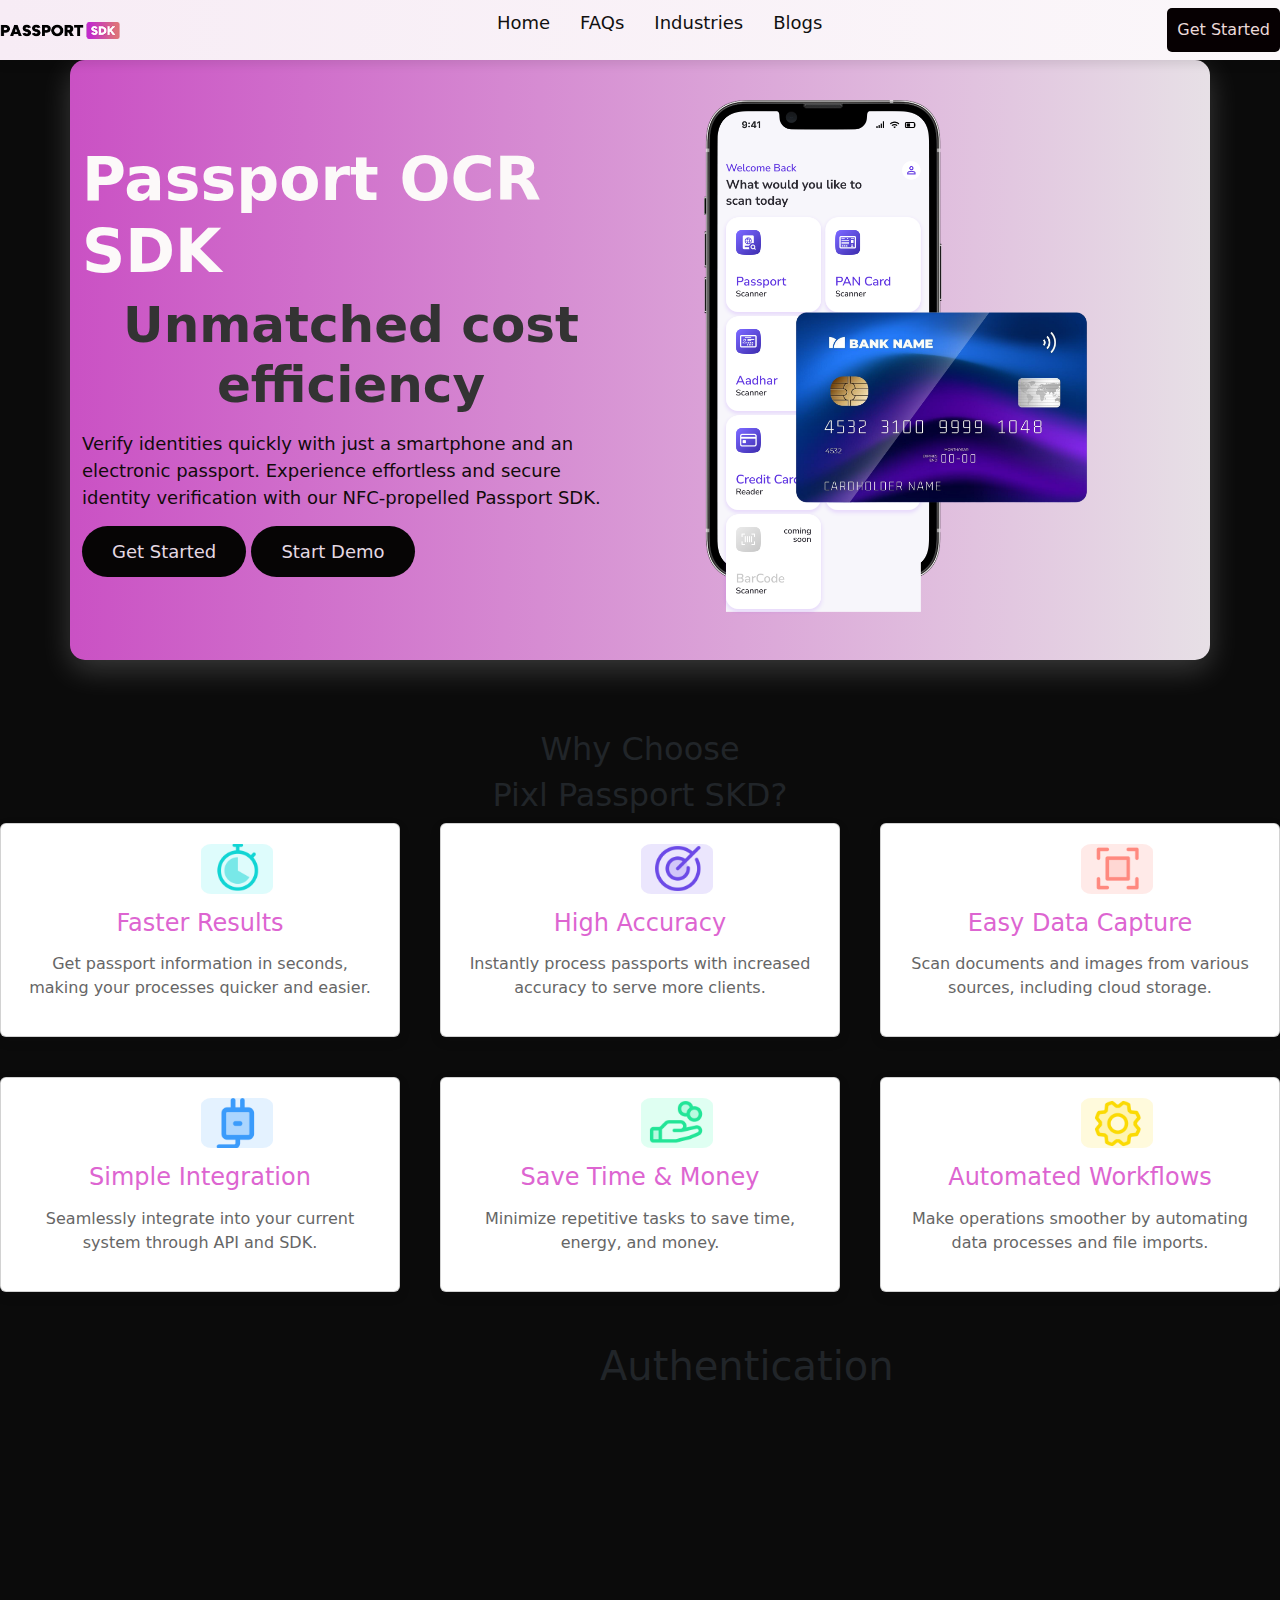
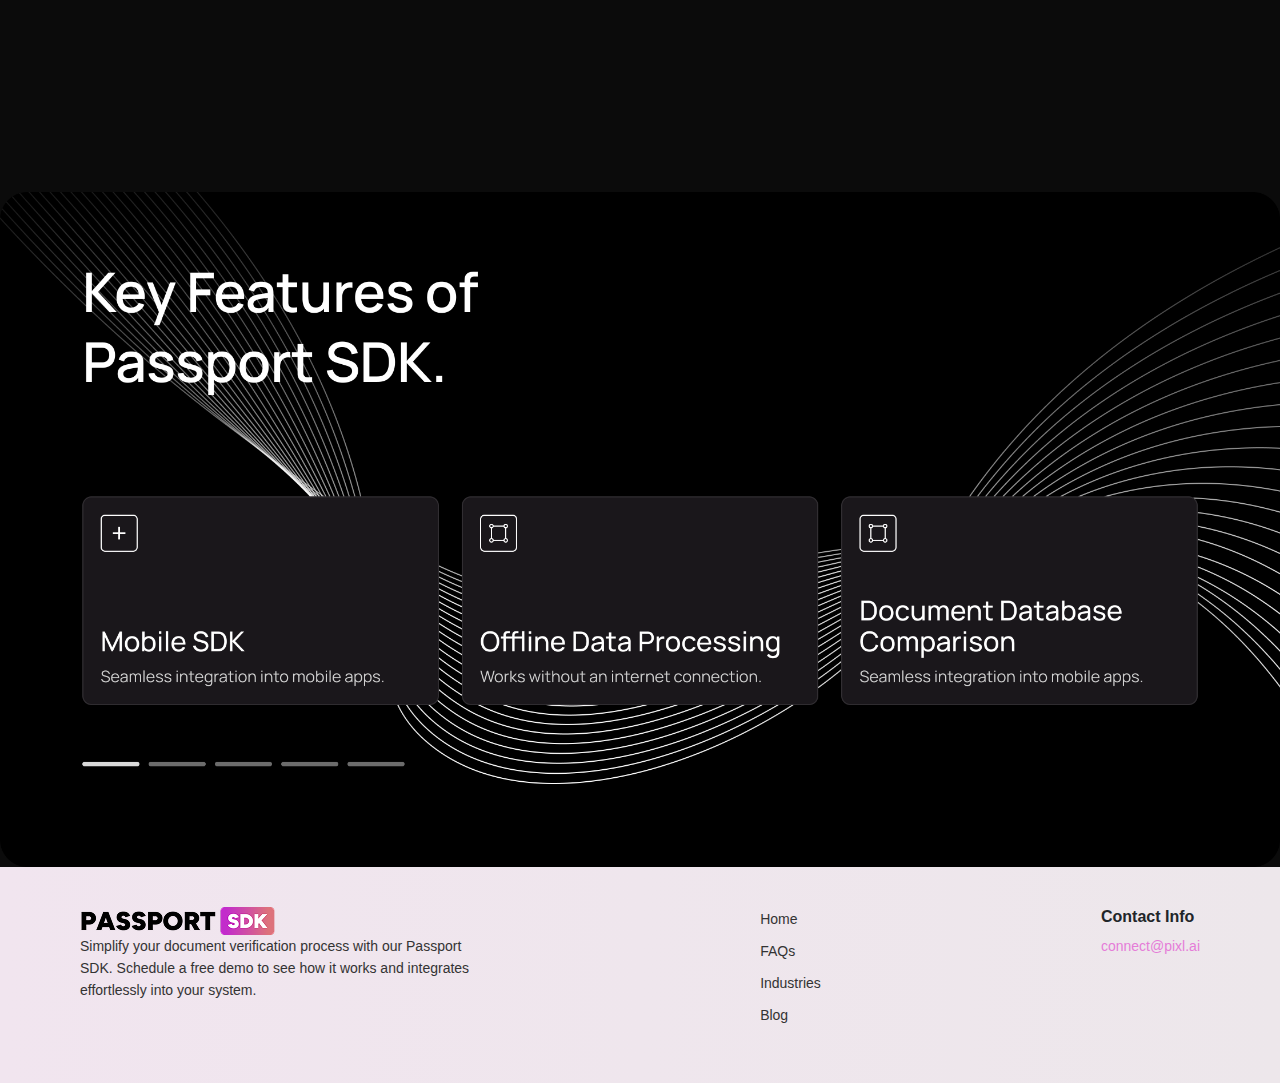
<file: index.html>
<!DOCTYPE html>
<html lang="en">
<head>
    <meta charset="UTF-8">
    <meta name="viewport" content="width=device-width, initial-scale=1.0">
    <title>Passport SDK</title>

<link rel="stylesheet" href="./styles/pass.css">
<link rel="stylesheet" href="https://cdn.jsdelivr.net/npm/bootstrap@5.3.3/dist/css/bootstrap.min.css">
<link rel="stylesheet" href="https://cdn.jsdelivr.net/npm/bootstrap@5.3.3/dist/js/bootstrap.bundle.min.js">

<!-- heading -->
</head>

<nav class="navbar">
    <!-- Logo (Left Side) -->
    <div class="logo">
        <img src="./images/image 662 (2).png" alt="Logo">
    </div>

    <!-- Navigation Links (Middle) -->
    <ul class="nav-links">
        <li><a href="#">Home</a></li>
        <li><a href="#">FAQs</a></li>
        <li><a href="#">Industries</a></li>
        <li><a href="#">Blogs</a></li>

    </ul>

    <!-- Button (Right Side) -->
    <button class="nav-btn">Get Started</button>

    <!-- Hamburger Menu for Mobile -->
    <div class="hamburger">
        ☰
    </div>
</nav>

<!-- Mobile Menu -->
<div class="mobile-menu">
    <ul>
        <li><a href="#">Home</a></li>
        <li><a href="#">FAQs</a></li>
        <li><a href="#">Industries</a></li>
        <li><a href="#">Blogs</a></li>
    </ul>
</div>

</body>

<div class="container">
    <!-- Left Content Section -->
    <div class="content">
        <h1>Passport OCR SDK</h1>
        <h2>Unmatched cost efficiency</h2>
        <p>Verify identities quickly with just a smartphone and an electronic passport. Experience effortless and secure identity verification with our NFC-propelled Passport SDK.</p>

        
        
        <a href="#" class="btn1">Get Started</a>
        <a href="#" class="btn1">Start Demo</a>
        <img class="hiddenimg" src="./images/Phone img 2.png" alt="">


    </div>

    <!-- Right Image Section -->
    <div class="image">
        
        <!-- <img src="./images/Frame 1171275290 (1).png" alt="Illustration"> -->
        <img src="./images/Group 1000003125.png" alt="">
     
    </div>
<!-- Right Image Section with Sliding Content -->
<div class="image-slider">
    <!-- <img class="imgslig" id="slider-image" src="./images/name.png" alt=""> -->
   
    


    <div class="sliding-text">
        <!-- <p id="slider-text">+2567 customers</p> -->
    </div>


</div>



</div>


<div class="container2">
    <h2 class="servi">Why Choose</h2>
    <h2 class="servi1">Pixl Passport SKD? </h2>
    <div class="card-grid">
        <div class="card">
            <img src="./images/serv1.png" alt="Service 1">
            <h3>Faster Results</h3>
            <p>Get passport information in seconds, making your processes quicker and easier.</p>
        </div>

        <div class="card">
            <img src="./images/serv2.png" alt="Service 2">
            <h3>High Accuracy</h3>
            <p>Instantly process passports with increased accuracy to serve more clients.</p>
        </div>

        <div class="card">
            <img src="./images/serv3.png" alt="Service 3">
            <h3>Easy Data Capture</h3>
            <p>Scan documents and images from various sources, including cloud storage.</p>
        </div>

        <div class="card">
            <img src="./images/ser4.png" alt="Service 4">
            <h3>Simple Integration</h3>
            <p>Seamlessly integrate into your current system through API and SDK.</p>
        </div>

        <div class="card">
            <img src="./images/ser5.png" alt="Service 5">
            <h3>Save Time & Money</h3>
            <p>Minimize repetitive tasks to save time, energy, and money.</p>
        </div>

        <div class="card">
            <img src="./images/serv6.png" alt="Service 6">
            <h3>Automated Workflows</h3>
            <p>Make operations smoother by automating data processes and file imports.</p>
        </div>
    </div>
</div>


<!-- verification  -->

<div class="containerverify">
    <h1>  Authentication</h1>
    
    <!-- Section 1 -->
    
    <div class="section">
        <div class="image-box">
            <img src="./images/unsplash_gMJ3tFOLvnA.png" alt="Verification Image" class="fade-left">
        </div>
        <div class="content-box fade-right">
            <h2>NFC-Based Document Verification</h2>
            <p>Our Passport SDK enables secure authentication of e-Passports, e-IDs, and e-DLs using NFC technology. It provides real-time verification, ensuring high-level security.</p>
        </div>
    </div>

     
</div>

<!-- section-3 -->


<div class="credit">
<img class="credit" src="./images/Frame 1171275731 (1).png" alt="">


</div>



<footer>
    <div class="footer-container">
        <div class="footer-left">
            <img src="./images/image 662 (2).png" alt="">
            <p>Simplify your document verification process with our Passport SDK. 
            Schedule a free demo to see how it works and integrates effortlessly into your system.</p>
        </div>
        
        <div class="footer-links">
            <ul>
                <li><a href="#">Home</a></li>
                <li><a href="#">FAQs</a></li>
                <li><a href="#">Industries</a></li>
                <li><a href="#">Blog</a></li>
            </ul>
        </div>
        
        <div class="footer-contact">
            <h3>Contact Info</h3>
            <a href="mailto:connect@pixl.ai">connect@pixl.ai</a>
        </div>
    </div>
</footer>




<script defer src="./script/script.js"></script>
</body>



</html>
</file>
<file: styles/pass.css>
body {
    margin: 0;
    font-family: Arial, sans-serif;
    background: linear-gradient(to right, rgb(11, 11, 11)); 
   
}

/* Navbar Styling */
.navbar {
    display: flex;
    justify-content: space-between;
    align-items: center;
    padding: 15px 20px;
    background: linear-gradient(to right, #f7ecf5, #fbf7fa);
    box-shadow: 0px 4px 10px rgba(0, 0, 0, 0.1);
}

/* Logo Styling */
.logo img {
    width: 120px;
    height: auto;
}

/* Navigation Links */
.nav-links {
    list-style: none;
    display: flex;
    gap: 30px;
}

.nav-links li {
    display: inline;
}

.nav-links a {
    text-decoration: none;
    color: rgb(17, 16, 16);
    font-size: 18px;
    transition: color 0.3s ease;
}

.nav-links a:hover {
    color: #cb4a9e;
}

/* Button Styling */
.nav-btn {
    padding: 10px 10px;
    font-size: 16px;
    color: rgb(235, 217, 217);
    background: #060002;
    border: none;
    border-radius: 5px;
    cursor: pointer;
    transition: all 0.3s ease;
}

.nav-btn:hover {
    background: #be4f83;
    transform: scale(1.05);
}

/* Hamburger Menu (Hidden by Default) */
.hamburger {
    display: none;
    font-size: 25px;
    cursor: pointer;
    color: rgb(6, 6, 6);
}

/* Mobile Menu */
.mobile-menu {
    display: none;
    flex-direction: column;
    background: #0d080a;
    position: absolute;
    top: 60px;
    right: 20px;
    width: 100%;
    height: 200px;
    border-radius: 10px;
    box-shadow: 0px 5px 15px rgba(0, 0, 0, 0.2);
}

.mobile-menu ul {
    list-style: none;
    padding: 10px;
}

.mobile-menu li {
    padding: 10px 0;
    text-align: center;
}

.mobile-menu a {
    text-decoration: none;
    color: white;
    font-size: 18px;
    display: block;
}

.mobile-menu a:hover {
    color: #c25fa0;
}

/* landingpage */

/* Container Styling */
.container {
    display: flex;
    align-items: center;
    justify-content: space-between;
    width: 800%;
    max-width: 2000px;
    background : linear-gradient(to right, #ca51c4, #e7e0e6);
    padding: 40px;
    border-radius: 15px;
    box-shadow: 0px 10px 30px rgba(246, 243, 243, 0.2);
}

/* Left Side - Content */
.content {
    flex: 1;
    padding-right: 40px;
}

.content h1 {
    font-size: 60px;
    font-weight: 600;
    color: #fcf9f9;
}

.content h2 {
    font-size: 50px;
    font-weight: 600;
    color: #333;
}






.content p {
    font-size: 18px;
    margin: 15px 0;
    color: #110b0b;
}

/* Button Styling */
.btn1 {
    display: inline-block;
    padding: 12px 30px;
    font-size: 18px;
    color: rgb(228, 217, 227);
    background: #060505;
   
    /* border: none; */
    border-radius: 50px;
    text-decoration: none;
    /* cursor: pointer; */
    transition: transform 0.3s ease, background 0.3s ease;
}

.btn1:hover {
    transform: scale(1.1);
    background: #a42c78;
}

/* Right Side - Image */
.image {
    flex: 1;
    display: flex;
    justify-content: center;
}

.image img {
    width: 300%;
    max-width: 450px;
    border-radius: 10px;
}


* Container Styling */
.container2 {
    margin-top: 70px;
    max-width: 400px;
    margin: 50px auto;
    padding: 40px;
    text-align: center;
}

h2 {
    font-size: 2.5rem;
    margin-top: 200px; 
    color: #333;
    text-align: center;
}



.servi{

    padding-top: 70px;
}
/* Card Grid */
.card-grid {
    display: grid;
    
    grid-template-columns: repeat(auto-fit, minmax(400px, 1fr));
    gap: 40px;
    justify-content: center;
}

/* Card Styling */
.card {
    background-color: #f7eeee;
    
    padding: 20px;
    border-radius: -15px;
    box-shadow: 0 4px 12px rgba(20, 18, 18, 0.1);
    transition: transform 0.3s ease, box-shadow 0.3s ease;
    text-align: center;
}

.card img {
  margin-left: 180px;
    width: 20%;
    height: 50px;
    object-fit: cover;
    border-radius: 15%;
}

.card h3 {
    margin: 15px 0;
    font-size: 1.5rem;
    color: #dd65d1;
}

.card p {
    font-size: 1rem;
    color: #666;
    line-height: 1.5;
}

/* Hover Effect */
.card:hover {
    transform: translateY(-10px);
    box-shadow: 0 8px 20px rgba(136, 9, 104, 0.15);
}


/* verificationpart
 */
 

/* Main Container */
.containerverify {
    width: 80%;
    max-width: 1000px;
    justify-content: center;
    margin-top: 50px;

}

/* Section Layout */
.section {
    
    align-items: center;
    justify-content: space-between;
    background: rgb(254, 251, 253);
    padding: 20px;
    border-radius: 12px;
    box-shadow: 0 5px 20px rgba(0, 0, 0, 0.1);
    gap: 30px;
    margin-bottom: 40px;
    opacity: 0;
    transform: translateY(50px);
    animation: fadeInUp 1s ease-in-out forwards;
    margin-left: 450px;
}

/* Reverse Order for Second Section */
.reverse {
    flex-direction: row-reverse;
}

/* Left Image Styling */
.image-box img {
    width: 500px;
    height: auto;
    border-radius: 10px;
    transition: transform 0.5s ease-in-out;
}

/* Hover Effect */
.image-box img:hover {
    transform: scale(1.05);
}

/* Right Content Styling */
.content-box {
    flex: 1;
}

.content-box h2 {
    font-size: 24px;
    color: #222;
    margin-bottom: 10px;
}

.content-box p {
    color: #555;
    line-height: 1.5;
}

/* Fade-in Animation */
@keyframes fadeInUp {
    from {
        opacity: 0;
        transform: translateY(50px);
    }
    to {
        opacity: 1;
        transform: translateY(0);
    }
}

/* Left to Right Animation */
.fade-left {
    opacity: 0;
    transform: translateX(-50px);
    animation: fadeInLeft 1s ease-in-out forwards;
}

@keyframes fadeInLeft {
    from {
        opacity: 0;
        transform: translateX(-50px);
    }
    to {
        opacity: 1;
        transform: translateX(0);
    }
}

/* Right to Left Animation */
.fade-right {
    opacity: 0;
    transform: translateX(50px);
    animation: fadeInRight 1s ease-in-out forwards;
}

@keyframes fadeInRight {
    from {
        opacity: 0;
        transform: translateX(50px);
    }
    to {
        opacity: 1;
        transform: translateX(0);
    }


}



.containerverify h1 {
   
    padding-left: 600px;
}



/* section3 */


.credit{
    width: 100%;
    
}

.credit img{
    justify-content: center;
    
}

/* footer */

/* Footer Styling */
footer {
    background: linear-gradient(to right, #f1e5ef, #ede7eb);
    padding: 40px 80px;
    font-family: Arial, sans-serif;
}

.footer-container {
    display: flex;
    justify-content: space-between;
    align-items: flex-start;
    flex-wrap: wrap;
}

/* Left Section */
.footer-left {
    max-width: 400px;
}

.footer-left h2 {
    font-size: 22px;
    font-weight: bold;
}

.sdk {
    background-color: #e57cd8;
    color: white;
    padding: 2px 6px;
    border-radius: 4px;
    font-size: 12px;
}

.footer-left p {
    font-size: 14px;
    color: #333;
    line-height: 1.6;
}

/* Middle Links */
.footer-links ul {
    list-style: none;
    padding: 0;
}

.footer-links ul li {
    margin-bottom: 8px;
}

.footer-links ul li a {
    text-decoration: none;
    color: #333;
    font-size: 14px;
    transition: 0.3s;
}

.footer-links ul li a:hover {
    color: #e57cd8;
}

/* Contact Section */
.footer-contact h3 {
    font-size: 16px;
    font-weight: bold;
}

.footer-contact a {
    text-decoration: none;
    color: #e57cd8;
    font-size: 14px;
}

.footer-contact a:hover {
    text-decoration: underline;
}



.hiddenimg{
    display: none;
}













/* Responsive Design */
@media (max-width: 768px) {
    .nav-links {
        display: none;
    }

    .nav-btn {
        display: none;
    }

    .hamburger {
        display: block;
    }

    .mobile-menu.active {
        display: flex;
    }
    .container {
        flex-direction: column;
        text-align: center;
        padding: 30px;
    }

    .content {
        padding-right: 0;
    }

    .image {
        margin-top: 20px;
    }

/* Right Side - Image Slider */
.image-slider {
    flex: 1;
    position: relative;
    display: flex;
    justify-content: center;
    align-items: center;
}

.image-slider img {
    width: 10%;
    max-width: 100px;
    border-radius: 10px;
    transition: opacity 1s ease-in-out;
}

/* Sliding Text */
.sliding-text {
    position: absolute;
    bottom: 20px;
    background: rgba(0, 0, 0, 0.6);
    color: white;
    padding: 10px 20px;
    font-size: 18px;
    border-radius: 5px;
    animation: fadeInOut 3s infinite alternate;
}


.containerverify{
    display: none;
}

.footer-container {
    flex-direction: column;
    text-align: center;
}

.footer-left, .footer-links, .footer-contact {
    margin-bottom: 20px;
}




/* landingpage phone */

/* landingpage */

/* Container Styling */
.container {
    display: flex;
    align-items: center;
    justify-content: space-between;
    width: 100%;
    max-width: 800px;
    background : linear-gradient(to right, #ca51c4, #e7e0e6);
    padding: 1px;
    border-radius: 15px;
    box-shadow: 0px 10px 30px rgba(246, 243, 243, 0.2);
}



.hiddenimg  {
    display: block;
    width: 80%;
  justify-content: center;
  margin-left: 60px;
  margin-top: 50px;
}

/* Left Side - Content */
.content {
    flex: 1;
    padding-right: 30px;
}

.content h1 {
    font-size: 40px;
    font-weight: 500;
    color: #fcf9f9;
}

.content h2 {
    font-size: 30px;
    font-weight: 600;
    color: #333;
}






.content p {
    font-size: 16px;
    margin: 15px 0;
    color: #090909;
}

/* Button Styling */
.btn1 {
    
    display: inline-block;
    padding: 10px 20px;
    font-size: 12px;
    color: rgb(228, 217, 227);
    background: #060505;
    padding-left: 30px;
   
    /* border: none; */
    border-radius: 50px;
    text-decoration: none;
    /* cursor: pointer; */
    transition: transform 0.3s ease, background 0.3s ease;
}

.btn1:hover {
    transform: scale(1.1);
    background: #a42c78;
}

/* Right Side - Image */
.image {
    flex: 1;
    display: flex;
    justify-content: center;
}

.image img {
    display: none;
    width: 250%;
    max-width: 300px;
    border-radius: 10px;
    padding-right: 50px;
}


/* ending of landing page
 */

/* starting of 2nd container */
* Container Styling */
.container2 {
    margin-top: 70px;
    max-width: 100px;
    /* margin: 50px auto; */
    padding: 40px;
    text-align: center;
}

h2 {
    font-size: 2.5rem;
    margin-top: 200px; 
    color: #333;
    text-align: center;
}



.servi{

    padding-top: 70px;
}
/* Card Grid */ 
 .card-grid {
    display: grid;
    
    grid-template-columns: repeat(auto-fit, minmax(300px, 2fr));
    gap: 20px;
    justify-content: center;
}

/* Card Styling */
.card {
    background-color: #f7eeee;
    
    padding: 10px;
    border-radius: -13px;
    box-shadow: 0 4px 12px rgba(20, 12, 12, 0.1);
    transition: transform 0.3s ease, box-shadow 0.3s ease;
    text-align: center;
}

.card img {
  margin-left: 180px;
    width: 20%;
    height: 50px;
    object-fit: cover;
    border-radius: 15%;
}

.card h3 {
    margin: 15px 0;
    font-size: 1.5rem;
    color: #dd65d1;
}

.card p {
    font-size: 12px;
    color: #666;
    line-height: 20px;
}























/* ending of 2nd container */


}



/* Sliding Text Animation */
@keyframes fadeInOut {
    0% { opacity: 0; transform: translateY(10px); }
    50% { opacity: 1; transform: translateY(0px); }
    100% { opacity: 0; transform: translateY(-10px); }
}

.section {
        flex-direction: column;
        text-align: center;
    }

    .reverse {
        flex-direction: column;
    }

    .image-box img {
        width: 100%;
        max-width: 320px;
    }
</file>
